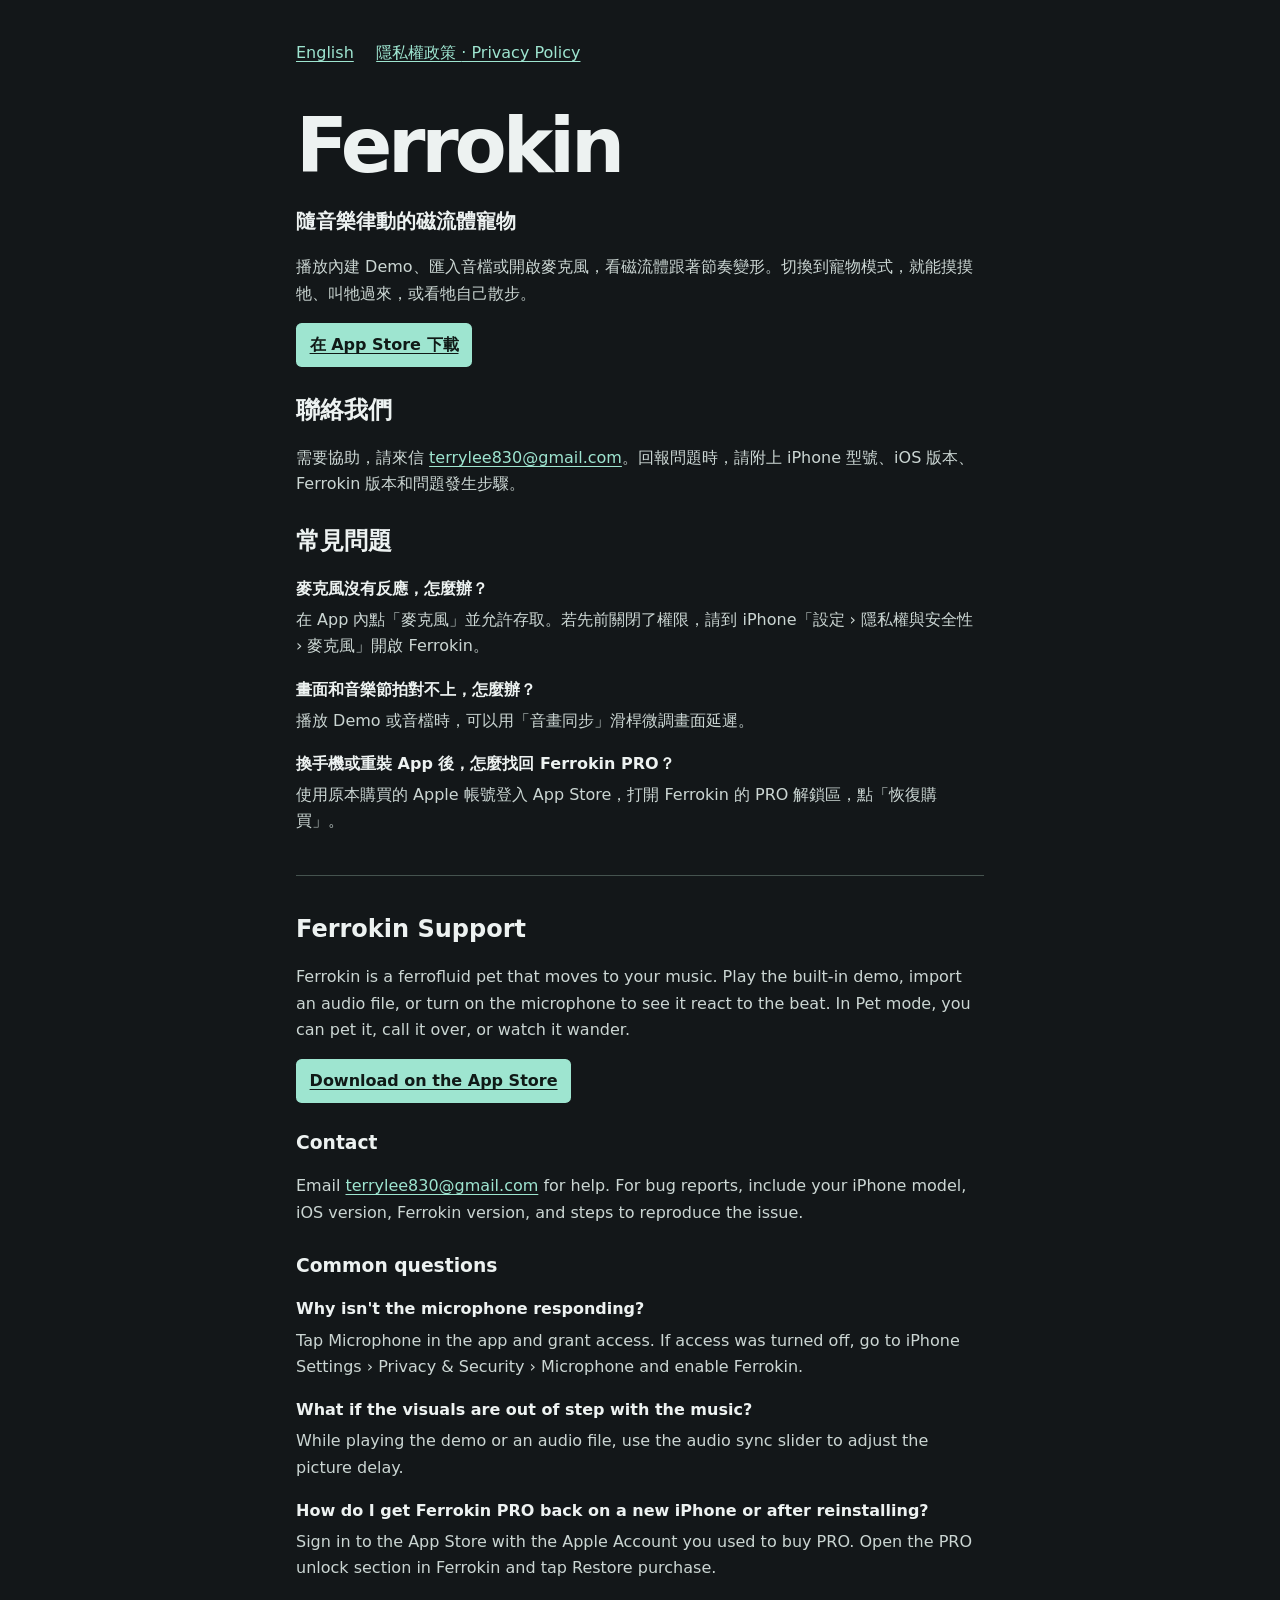
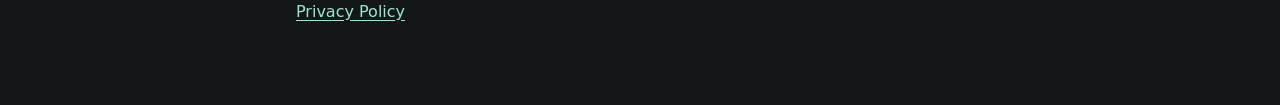
<file: ferrokin/index.html>
<!doctype html>
<html lang="zh-Hant">
<head>
<meta charset="utf-8">
<meta name="viewport" content="width=device-width, initial-scale=1">
<meta name="description" content="Ferrokin 的官方網站、常見問題與聯絡方式。 Official website and support for Ferrokin.">
<title>Ferrokin｜官方支援 · Official Support</title>
<link rel="stylesheet" href="style.css">
</head>
<body>
<main>
<header>
  <nav aria-label="頁面導覽"><a href="#english" lang="en">English</a><a href="privacy.html">隱私權政策 <span lang="en">· Privacy Policy</span></a></nav>
  <h1>Ferrokin</h1>
  <p class="intro">隨音樂律動的磁流體寵物</p>
  <p>播放內建 Demo、匯入音檔或開啟麥克風，看磁流體跟著節奏變形。切換到寵物模式，就能摸摸牠、叫牠過來，或看牠自己散步。</p>
  <a class="download" href="https://apps.apple.com/app/id6823473876">在 App Store 下載</a>
</header>
<section aria-labelledby="support-zh">
  <h2 id="support-zh">聯絡我們</h2>
  <p>需要協助，請來信 <a href="mailto:terrylee830@gmail.com">terrylee830@gmail.com</a>。回報問題時，請附上 iPhone 型號、iOS 版本、Ferrokin 版本和問題發生步驟。</p>
  <h2>常見問題</h2>
  <dl>
    <dt>麥克風沒有反應，怎麼辦？</dt>
    <dd>在 App 內點「麥克風」並允許存取。若先前關閉了權限，請到 iPhone「設定 › 隱私權與安全性 › 麥克風」開啟 Ferrokin。</dd>
    <dt>畫面和音樂節拍對不上，怎麼辦？</dt>
    <dd>播放 Demo 或音檔時，可以用「音畫同步」滑桿微調畫面延遲。</dd>
    <dt>換手機或重裝 App 後，怎麼找回 Ferrokin PRO？</dt>
    <dd>使用原本購買的 Apple 帳號登入 App Store，打開 Ferrokin 的 PRO 解鎖區，點「恢復購買」。</dd>
  </dl>
</section>
<section class="alternate" id="english" lang="en" aria-labelledby="support-en">
  <h2 id="support-en">Ferrokin Support</h2>
  <p>Ferrokin is a ferrofluid pet that moves to your music. Play the built-in demo, import an audio file, or turn on the microphone to see it react to the beat. In Pet mode, you can pet it, call it over, or watch it wander.</p>
  <a class="download" href="https://apps.apple.com/app/id6823473876">Download on the App Store</a>
  <h3>Contact</h3>
  <p>Email <a href="mailto:terrylee830@gmail.com">terrylee830@gmail.com</a> for help. For bug reports, include your iPhone model, iOS version, Ferrokin version, and steps to reproduce the issue.</p>
  <h3>Common questions</h3>
  <dl>
    <dt>Why isn't the microphone responding?</dt>
    <dd>Tap Microphone in the app and grant access. If access was turned off, go to iPhone Settings › Privacy &amp; Security › Microphone and enable Ferrokin.</dd>
    <dt>What if the visuals are out of step with the music?</dt>
    <dd>While playing the demo or an audio file, use the audio sync slider to adjust the picture delay.</dd>
    <dt>How do I get Ferrokin PRO back on a new iPhone or after reinstalling?</dt>
    <dd>Sign in to the App Store with the Apple Account you used to buy PRO. Open the PRO unlock section in Ferrokin and tap Restore purchase.</dd>
  </dl>
  <p><a href="privacy.html#english">Privacy Policy</a></p>
</section>
</main>
</body>
</html>
</file>
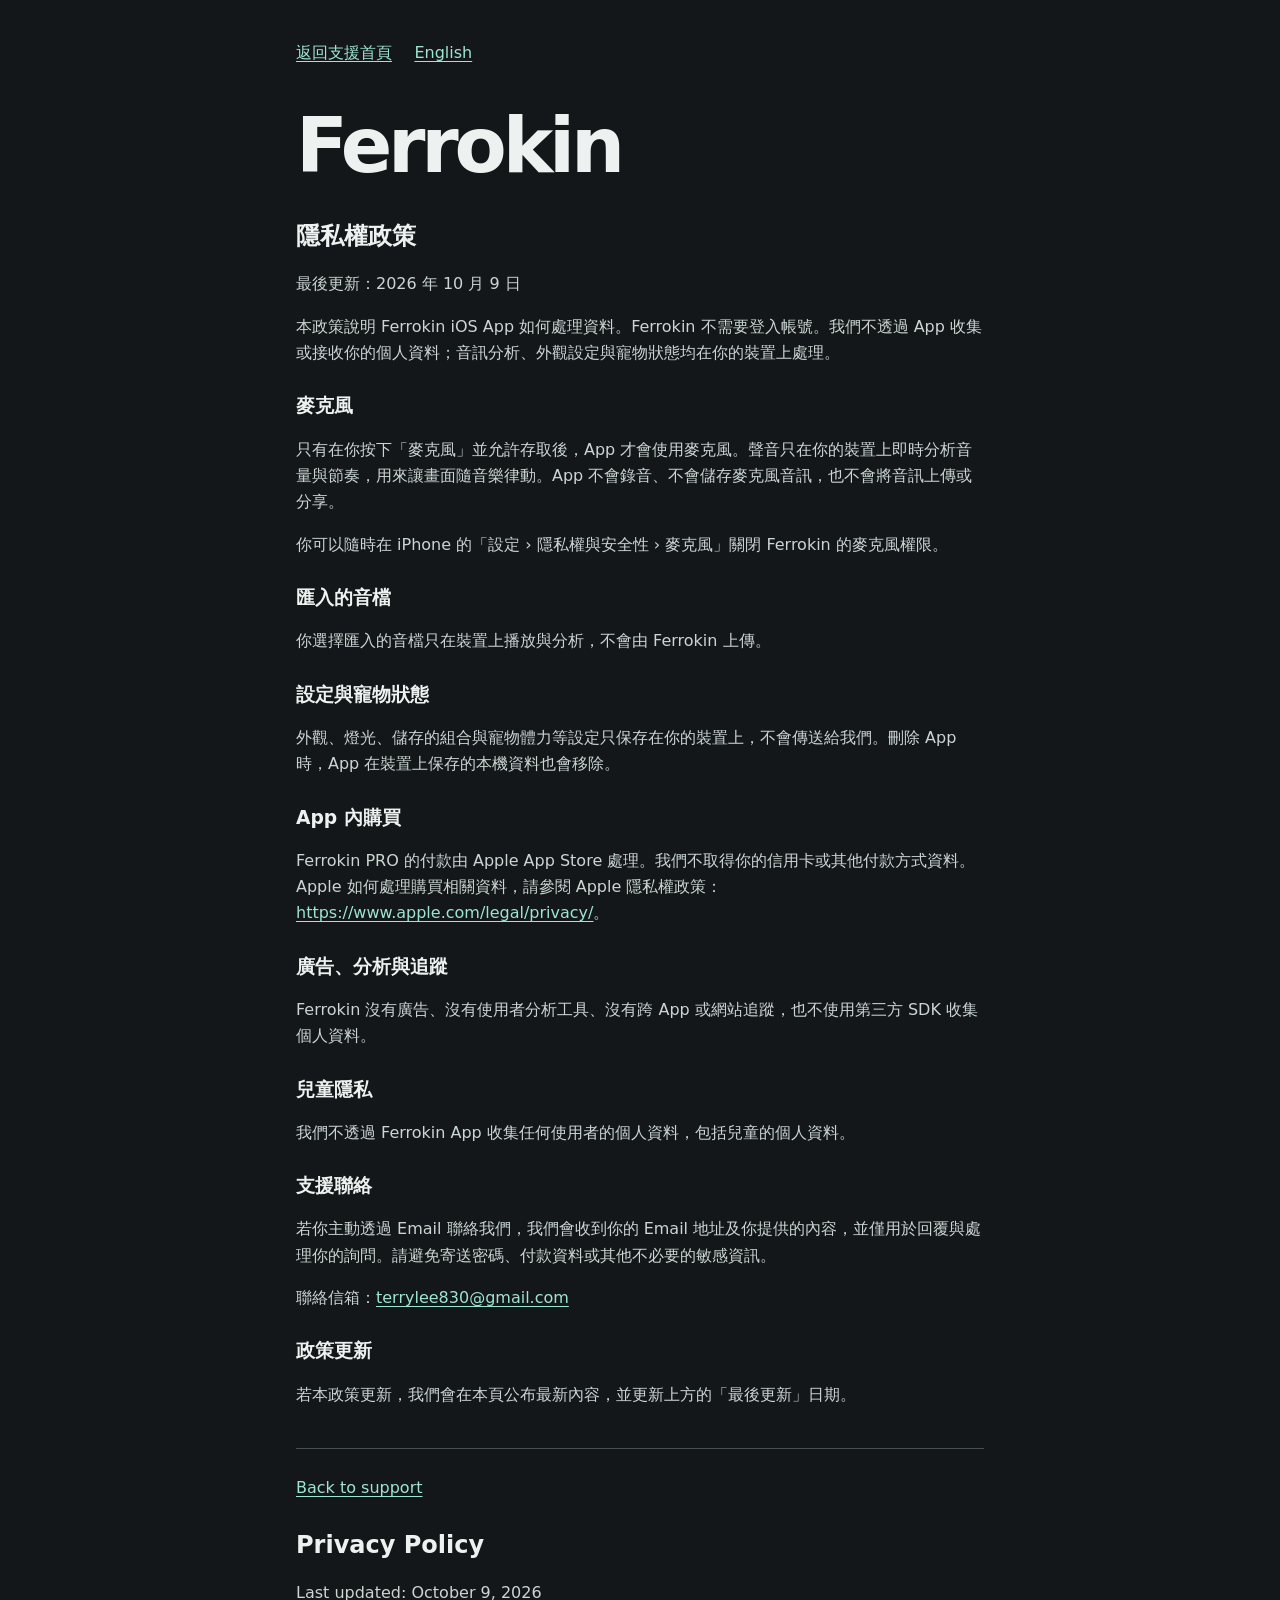
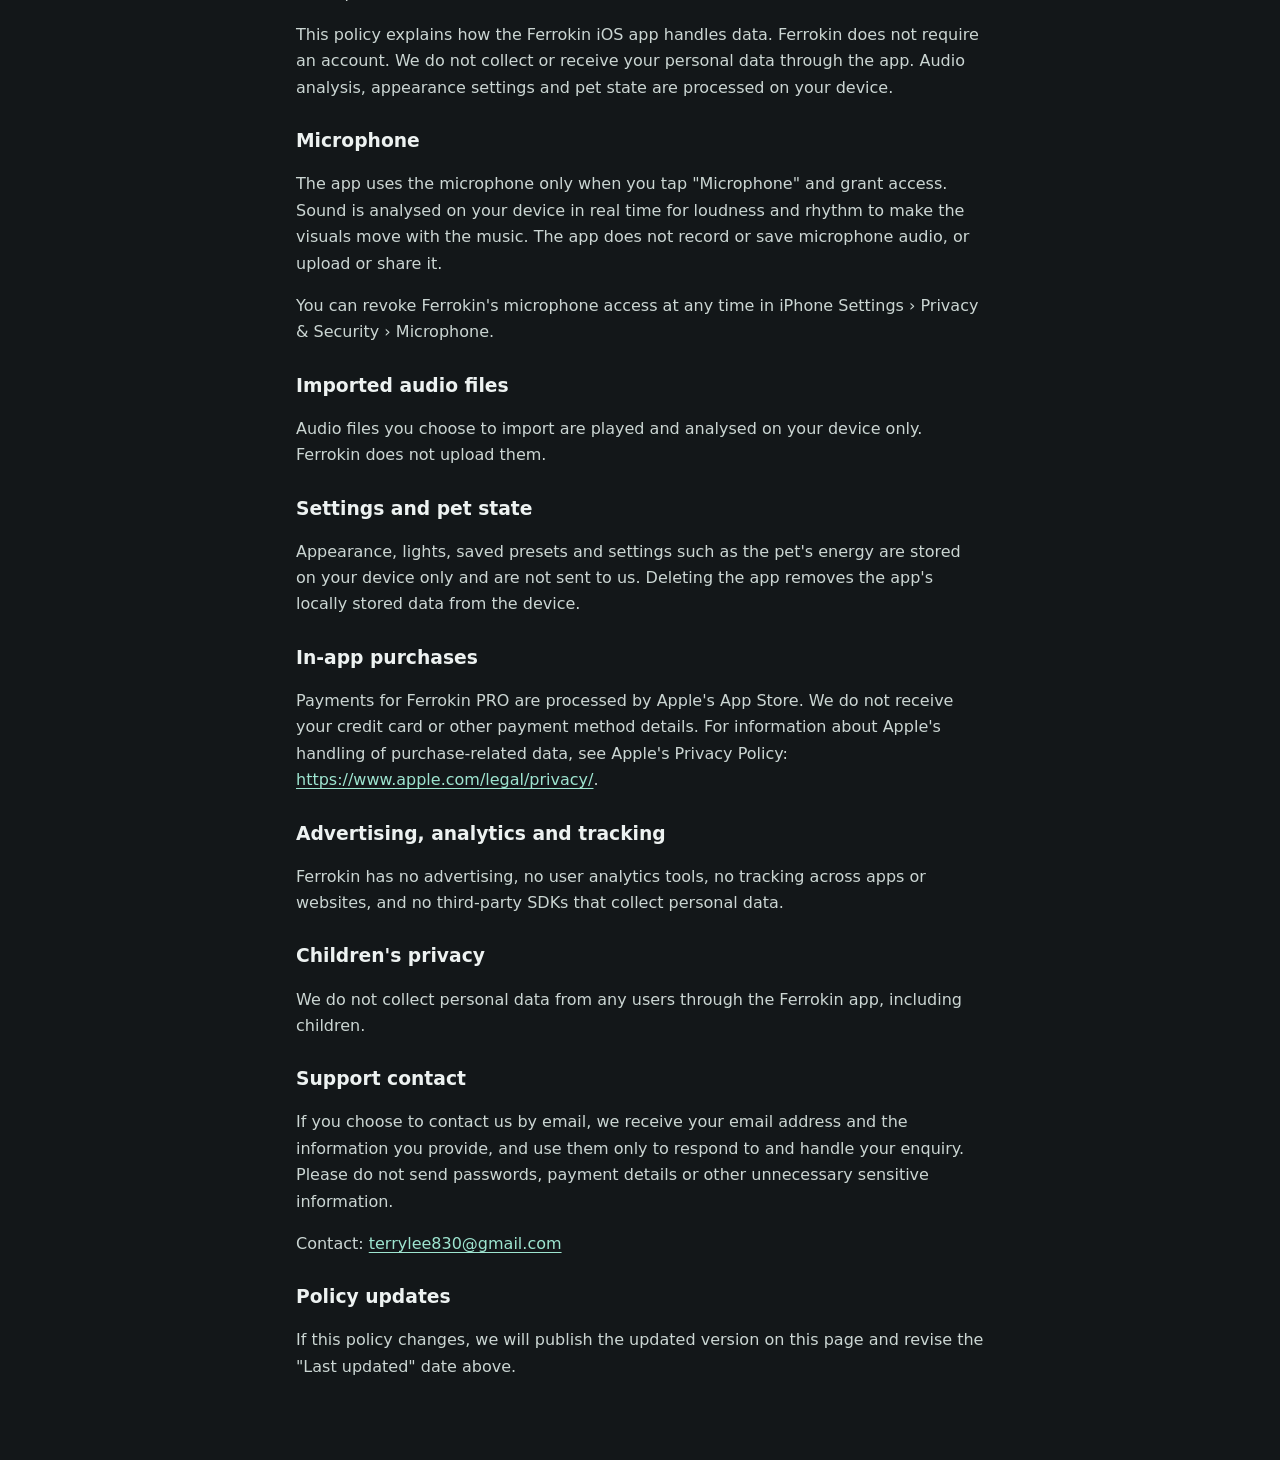
<file: ferrokin/privacy.html>
<!doctype html>
<html lang="zh-Hant">
<head>
<meta charset="utf-8">
<meta name="viewport" content="width=device-width, initial-scale=1">
<meta name="description" content="Ferrokin iOS App 的隱私權政策。 Privacy policy for the Ferrokin iOS app.">
<title>Ferrokin｜隱私權政策 · Privacy Policy</title>
<link rel="stylesheet" href="style.css">
</head>
<body>
<main>
<header>
  <nav aria-label="頁面導覽"><a href="./">返回支援首頁</a><a href="#english" lang="en">English</a></nav>
  <h1>Ferrokin</h1>
</header>
<section lang="zh-Hant">
<h2>隱私權政策</h2>
<p>最後更新：2026 年 10 月 9 日</p>
<p>本政策說明 Ferrokin iOS App 如何處理資料。Ferrokin 不需要登入帳號。我們不透過 App 收集或接收你的個人資料；音訊分析、外觀設定與寵物狀態均在你的裝置上處理。</p>
<h3>麥克風</h3>
<p>只有在你按下「麥克風」並允許存取後，App 才會使用麥克風。聲音只在你的裝置上即時分析音量與節奏，用來讓畫面隨音樂律動。App 不會錄音、不會儲存麥克風音訊，也不會將音訊上傳或分享。</p>
<p>你可以隨時在 iPhone 的「設定 › 隱私權與安全性 › 麥克風」關閉 Ferrokin 的麥克風權限。</p>
<h3>匯入的音檔</h3>
<p>你選擇匯入的音檔只在裝置上播放與分析，不會由 Ferrokin 上傳。</p>
<h3>設定與寵物狀態</h3>
<p>外觀、燈光、儲存的組合與寵物體力等設定只保存在你的裝置上，不會傳送給我們。刪除 App 時，App 在裝置上保存的本機資料也會移除。</p>
<h3>App 內購買</h3>
<p>Ferrokin PRO 的付款由 Apple App Store 處理。我們不取得你的信用卡或其他付款方式資料。Apple 如何處理購買相關資料，請參閱 Apple 隱私權政策：<a href="https://www.apple.com/legal/privacy/">https://www.apple.com/legal/privacy/</a>。</p>
<h3>廣告、分析與追蹤</h3>
<p>Ferrokin 沒有廣告、沒有使用者分析工具、沒有跨 App 或網站追蹤，也不使用第三方 SDK 收集個人資料。</p>
<h3>兒童隱私</h3>
<p>我們不透過 Ferrokin App 收集任何使用者的個人資料，包括兒童的個人資料。</p>
<h3>支援聯絡</h3>
<p>若你主動透過 Email 聯絡我們，我們會收到你的 Email 地址及你提供的內容，並僅用於回覆與處理你的詢問。請避免寄送密碼、付款資料或其他不必要的敏感資訊。</p>
<p>聯絡信箱：<a href="mailto:terrylee830@gmail.com">terrylee830@gmail.com</a></p>
<h3>政策更新</h3>
<p>若本政策更新，我們會在本頁公布最新內容，並更新上方的「最後更新」日期。</p>
</section>
<section class="alternate" id="english" lang="en">
<p><a href="./#english">Back to support</a></p>
<h2>Privacy Policy</h2>
<p>Last updated: October 9, 2026</p>
<p>This policy explains how the Ferrokin iOS app handles data. Ferrokin does not require an account. We do not collect or receive your personal data through the app. Audio analysis, appearance settings and pet state are processed on your device.</p>
<h3>Microphone</h3>
<p>The app uses the microphone only when you tap "Microphone" and grant access. Sound is analysed on your device in real time for loudness and rhythm to make the visuals move with the music. The app does not record or save microphone audio, or upload or share it.</p>
<p>You can revoke Ferrokin's microphone access at any time in iPhone Settings › Privacy &amp; Security › Microphone.</p>
<h3>Imported audio files</h3>
<p>Audio files you choose to import are played and analysed on your device only. Ferrokin does not upload them.</p>
<h3>Settings and pet state</h3>
<p>Appearance, lights, saved presets and settings such as the pet's energy are stored on your device only and are not sent to us. Deleting the app removes the app's locally stored data from the device.</p>
<h3>In-app purchases</h3>
<p>Payments for Ferrokin PRO are processed by Apple's App Store. We do not receive your credit card or other payment method details. For information about Apple's handling of purchase-related data, see Apple's Privacy Policy: <a href="https://www.apple.com/legal/privacy/">https://www.apple.com/legal/privacy/</a>.</p>
<h3>Advertising, analytics and tracking</h3>
<p>Ferrokin has no advertising, no user analytics tools, no tracking across apps or websites, and no third-party SDKs that collect personal data.</p>
<h3>Children's privacy</h3>
<p>We do not collect personal data from any users through the Ferrokin app, including children.</p>
<h3>Support contact</h3>
<p>If you choose to contact us by email, we receive your email address and the information you provide, and use them only to respond to and handle your enquiry. Please do not send passwords, payment details or other unnecessary sensitive information.</p>
<p>Contact: <a href="mailto:terrylee830@gmail.com">terrylee830@gmail.com</a></p>
<h3>Policy updates</h3>
<p>If this policy changes, we will publish the updated version on this page and revise the "Last updated" date above.</p>
</section>
</main>
</body>
</html>
</file>
<file: ferrokin/style.css>
:root {
  color-scheme: dark;
  font-family: system-ui, "Noto Sans TC", sans-serif;
  background: #131719;
  color: #edf2f1;
  line-height: 1.65;
}
body { margin: 0; }
main { width: min(100% - 2.5rem, 43rem); margin: 0 auto; padding: 2.5rem 0 4rem; }
nav { display: flex; gap: 0.7rem 1.4rem; flex-wrap: wrap; margin-bottom: 2rem; }
h1, h2, h3 { line-height: 1.25; }
h1 { font-size: clamp(2.6rem, 9vw, 4.75rem); letter-spacing: -0.055em; margin: 0 0 0.75rem; }
h2, h3 { margin-top: 1.75rem; }
p, dd { color: #cbd6d3; }
a { color: #9ee5d0; text-underline-offset: 0.2em; overflow-wrap: anywhere; }
a:focus-visible { outline: 2px solid #f3fff9; outline-offset: 4px; }
.intro { color: #edf2f1; font-size: 1.25rem; font-weight: 600; margin: 0; }
.download { display: inline-block; background: #9ee5d0; color: #101a17; border-radius: 0.35rem; padding: 0.55rem 0.85rem; font-weight: 650; }
dt { font-weight: 650; }
dd { margin: 0.3rem 0 1.05rem; }
.alternate { border-top: 1px solid #45534f; margin-top: 2.5rem; padding-top: 0.65rem; }
</file>
